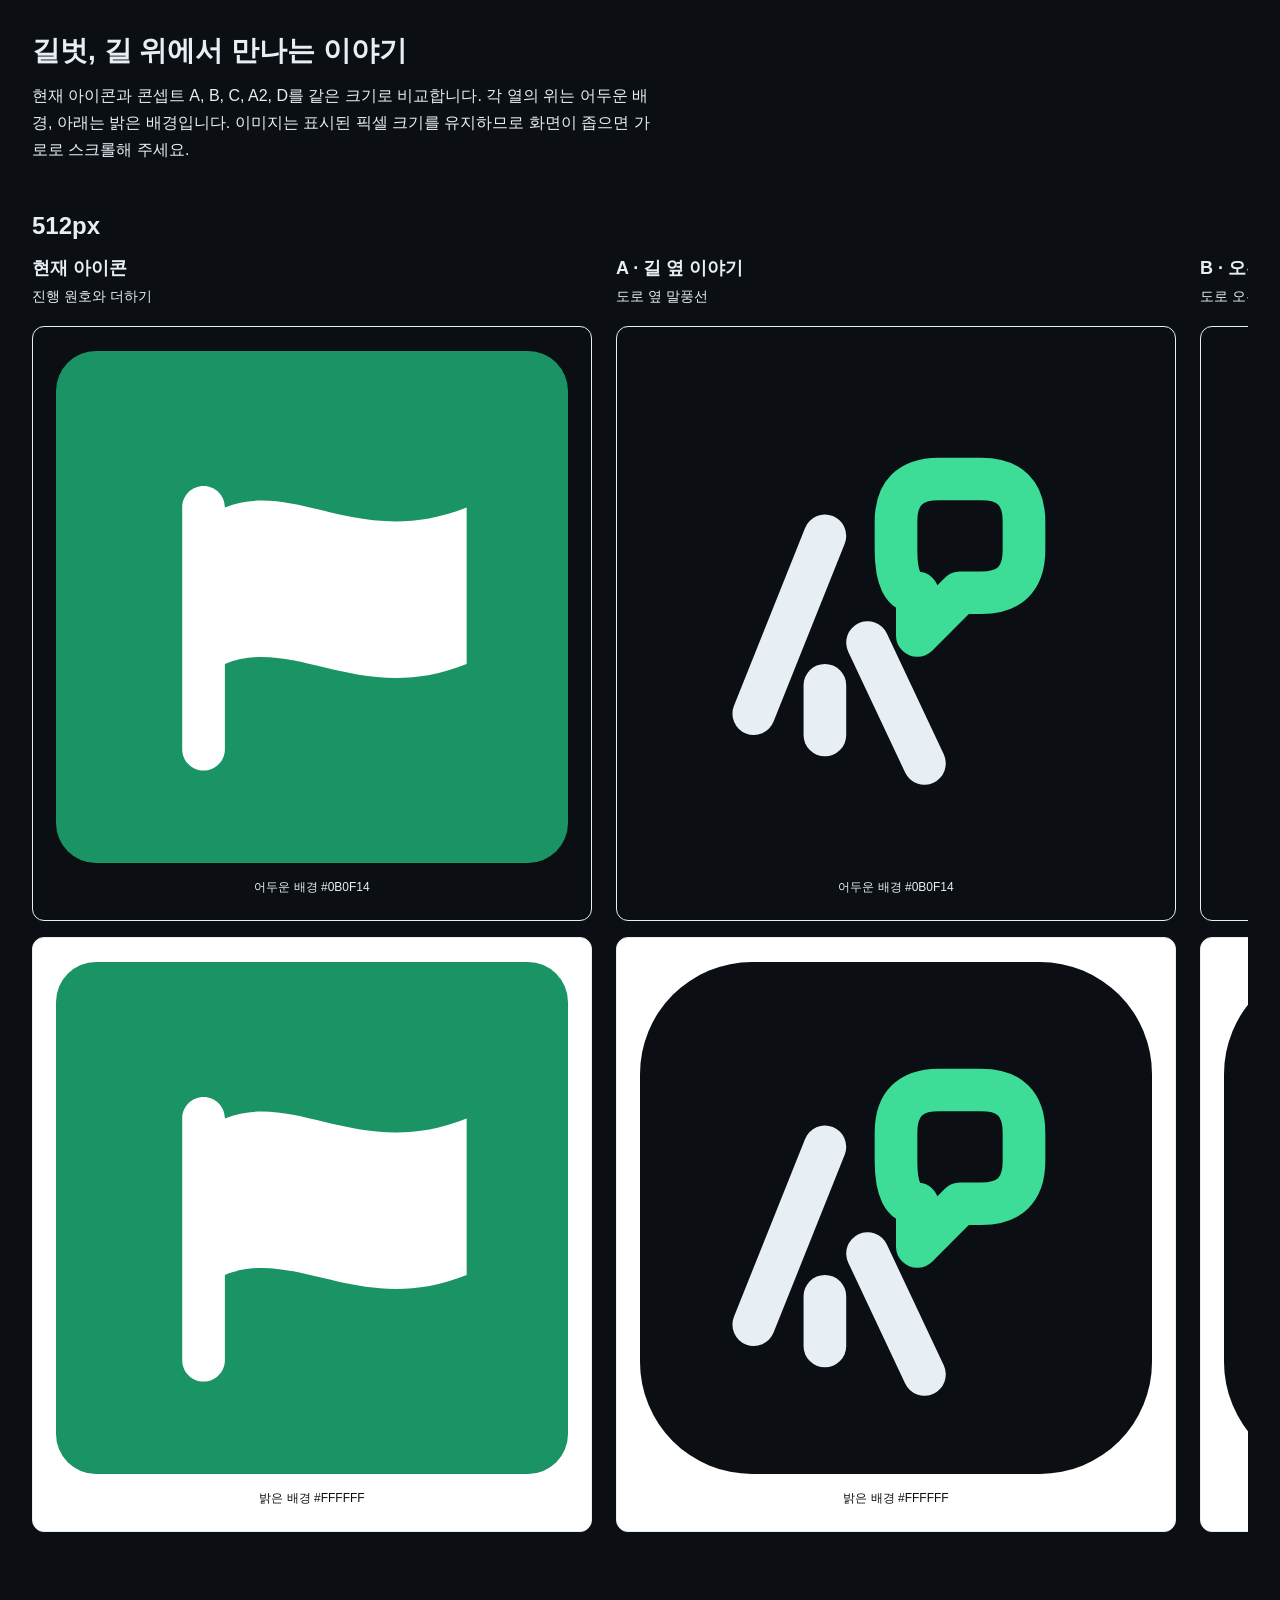
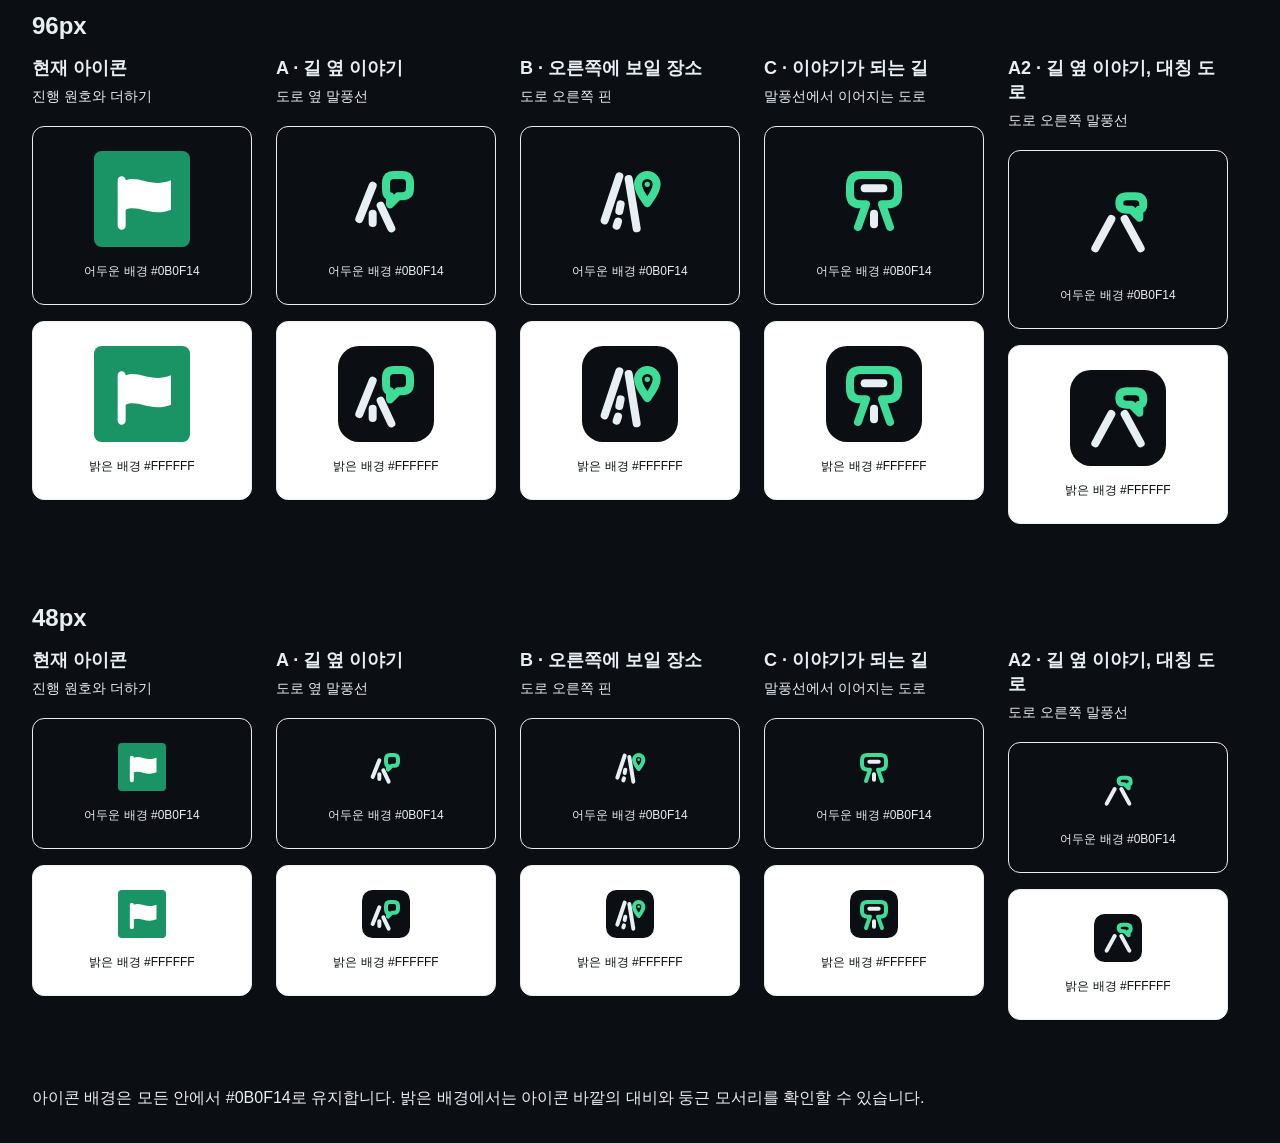
<file: docs/images/icon-concepts/preview.html>
<!doctype html>
<html lang="ko">
<head>
<meta charset="utf-8">
<meta name="viewport" content="width=device-width,initial-scale=1">
<title>길벗 앱 아이콘 콘셉트 비교</title>
<style>
:root{color-scheme:dark;background:#0B0F14;color:#E7EEF4;font-family:"Apple SD Gothic Neo","Malgun Gothic",sans-serif}
*{box-sizing:border-box}body{margin:0;padding:32px;max-width:2400px;margin-inline:auto}h1{font-size:28px;margin:0 0 12px}header p{max-width:70ch;line-height:1.7;margin:0}h2{font-size:24px;margin:0 0 16px}h3{font-size:18px;margin:0 0 8px}article>p{margin:0 0 20px;font-size:14px}section{margin-top:48px}.comparison{overflow-x:auto;padding-bottom:16px}.comparison:focus-visible{outline:2px solid #3DDC97;outline-offset:4px}.grid{display:grid;grid-template-columns:repeat(6,max(var(--tile) + 48px,220px));gap:24px;width:max-content}article{min-width:0}.surface{display:flex;flex-direction:column;align-items:center;justify-content:center;gap:16px;padding:24px;margin:0 0 16px;border:1px solid #E7EEF4;border-radius:12px}.dark{background:#0B0F14;color:#E7EEF4}.light{background:#FFFFFF;color:#0B0F14}img{display:block;flex:none;max-width:none}figcaption{font-size:12px;white-space:nowrap}footer{margin-top:32px;line-height:1.7}@media(max-width:600px){body{padding:20px}h1{font-size:24px}}
</style>
</head>
<body>
<header><h1>길벗, 길 위에서 만나는 이야기</h1><p>현재 아이콘과 콘셉트 A, B, C, A2, D를 같은 크기로 비교합니다. 각 열의 위는 어두운 배경, 아래는 밝은 배경입니다. 이미지는 표시된 픽셀 크기를 유지하므로 화면이 좁으면 가로로 스크롤해 주세요.</p></header>
<section aria-labelledby="size-512"><h2 id="size-512">512px</h2><div class="comparison" tabindex="0" aria-label="512px 아이콘 비교, 가로 스크롤 가능"><div class="grid" style="--tile:512px"><article><h3>현재 아이콘</h3><p>진행 원호와 더하기</p><figure class="surface dark"><img src="../icon.svg" width="512" height="512" alt="현재 아이콘, 512px"><figcaption>어두운 배경 #0B0F14</figcaption></figure><figure class="surface light"><img src="../icon.svg" width="512" height="512" alt="현재 아이콘, 512px"><figcaption>밝은 배경 #FFFFFF</figcaption></figure></article><article><h3>A · 길 옆 이야기</h3><p>도로 옆 말풍선</p><figure class="surface dark"><img src="concept-a-road-story.svg" width="512" height="512" alt="A · 길 옆 이야기, 512px"><figcaption>어두운 배경 #0B0F14</figcaption></figure><figure class="surface light"><img src="concept-a-road-story.svg" width="512" height="512" alt="A · 길 옆 이야기, 512px"><figcaption>밝은 배경 #FFFFFF</figcaption></figure></article><article><h3>B · 오른쪽에 보일 장소</h3><p>도로 오른쪽 핀</p><figure class="surface dark"><img src="concept-b-side-window.svg" width="512" height="512" alt="B · 오른쪽에 보일 장소, 512px"><figcaption>어두운 배경 #0B0F14</figcaption></figure><figure class="surface light"><img src="concept-b-side-window.svg" width="512" height="512" alt="B · 오른쪽에 보일 장소, 512px"><figcaption>밝은 배경 #FFFFFF</figcaption></figure></article><article><h3>C · 이야기가 되는 길</h3><p>말풍선에서 이어지는 도로</p><figure class="surface dark"><img src="concept-c-free.svg" width="512" height="512" alt="C · 이야기가 되는 길, 512px"><figcaption>어두운 배경 #0B0F14</figcaption></figure><figure class="surface light"><img src="concept-c-free.svg" width="512" height="512" alt="C · 이야기가 되는 길, 512px"><figcaption>밝은 배경 #FFFFFF</figcaption></figure></article><article><h3>A2 · 길 옆 이야기, 대칭 도로</h3><p>도로 오른쪽 말풍선</p><figure class="surface dark"><img src="concept-a2-road-story.svg" width="512" height="512" alt="A2 · 길 옆 이야기, 대칭 도로, 512px"><figcaption>어두운 배경 #0B0F14</figcaption></figure><figure class="surface light"><img src="concept-a2-road-story.svg" width="512" height="512" alt="A2 · 길 옆 이야기, 대칭 도로, 512px"><figcaption>밝은 배경 #FFFFFF</figcaption></figure></article><article><h3>D · 길잡이 깃발, 주 후보</h3><p>도로 오른쪽 가이드 깃발</p><figure class="surface dark"><img src="concept-d-guide-flag.svg" width="512" height="512" alt="D · 길잡이 깃발, 주 후보, 512px"><figcaption>어두운 배경 #0B0F14</figcaption></figure><figure class="surface light"><img src="concept-d-guide-flag.svg" width="512" height="512" alt="D · 길잡이 깃발, 주 후보, 512px"><figcaption>밝은 배경 #FFFFFF</figcaption></figure></article></div></div></section><section aria-labelledby="size-96"><h2 id="size-96">96px</h2><div class="comparison" tabindex="0" aria-label="96px 아이콘 비교, 가로 스크롤 가능"><div class="grid" style="--tile:96px"><article><h3>현재 아이콘</h3><p>진행 원호와 더하기</p><figure class="surface dark"><img src="../icon.svg" width="96" height="96" alt="현재 아이콘, 96px"><figcaption>어두운 배경 #0B0F14</figcaption></figure><figure class="surface light"><img src="../icon.svg" width="96" height="96" alt="현재 아이콘, 96px"><figcaption>밝은 배경 #FFFFFF</figcaption></figure></article><article><h3>A · 길 옆 이야기</h3><p>도로 옆 말풍선</p><figure class="surface dark"><img src="concept-a-road-story.svg" width="96" height="96" alt="A · 길 옆 이야기, 96px"><figcaption>어두운 배경 #0B0F14</figcaption></figure><figure class="surface light"><img src="concept-a-road-story.svg" width="96" height="96" alt="A · 길 옆 이야기, 96px"><figcaption>밝은 배경 #FFFFFF</figcaption></figure></article><article><h3>B · 오른쪽에 보일 장소</h3><p>도로 오른쪽 핀</p><figure class="surface dark"><img src="concept-b-side-window.svg" width="96" height="96" alt="B · 오른쪽에 보일 장소, 96px"><figcaption>어두운 배경 #0B0F14</figcaption></figure><figure class="surface light"><img src="concept-b-side-window.svg" width="96" height="96" alt="B · 오른쪽에 보일 장소, 96px"><figcaption>밝은 배경 #FFFFFF</figcaption></figure></article><article><h3>C · 이야기가 되는 길</h3><p>말풍선에서 이어지는 도로</p><figure class="surface dark"><img src="concept-c-free.svg" width="96" height="96" alt="C · 이야기가 되는 길, 96px"><figcaption>어두운 배경 #0B0F14</figcaption></figure><figure class="surface light"><img src="concept-c-free.svg" width="96" height="96" alt="C · 이야기가 되는 길, 96px"><figcaption>밝은 배경 #FFFFFF</figcaption></figure></article><article><h3>A2 · 길 옆 이야기, 대칭 도로</h3><p>도로 오른쪽 말풍선</p><figure class="surface dark"><img src="concept-a2-road-story.svg" width="96" height="96" alt="A2 · 길 옆 이야기, 대칭 도로, 96px"><figcaption>어두운 배경 #0B0F14</figcaption></figure><figure class="surface light"><img src="concept-a2-road-story.svg" width="96" height="96" alt="A2 · 길 옆 이야기, 대칭 도로, 96px"><figcaption>밝은 배경 #FFFFFF</figcaption></figure></article><article><h3>D · 길잡이 깃발, 주 후보</h3><p>도로 오른쪽 가이드 깃발</p><figure class="surface dark"><img src="concept-d-guide-flag.svg" width="96" height="96" alt="D · 길잡이 깃발, 주 후보, 96px"><figcaption>어두운 배경 #0B0F14</figcaption></figure><figure class="surface light"><img src="concept-d-guide-flag.svg" width="96" height="96" alt="D · 길잡이 깃발, 주 후보, 96px"><figcaption>밝은 배경 #FFFFFF</figcaption></figure></article></div></div></section><section aria-labelledby="size-48"><h2 id="size-48">48px</h2><div class="comparison" tabindex="0" aria-label="48px 아이콘 비교, 가로 스크롤 가능"><div class="grid" style="--tile:48px"><article><h3>현재 아이콘</h3><p>진행 원호와 더하기</p><figure class="surface dark"><img src="../icon.svg" width="48" height="48" alt="현재 아이콘, 48px"><figcaption>어두운 배경 #0B0F14</figcaption></figure><figure class="surface light"><img src="../icon.svg" width="48" height="48" alt="현재 아이콘, 48px"><figcaption>밝은 배경 #FFFFFF</figcaption></figure></article><article><h3>A · 길 옆 이야기</h3><p>도로 옆 말풍선</p><figure class="surface dark"><img src="concept-a-road-story.svg" width="48" height="48" alt="A · 길 옆 이야기, 48px"><figcaption>어두운 배경 #0B0F14</figcaption></figure><figure class="surface light"><img src="concept-a-road-story.svg" width="48" height="48" alt="A · 길 옆 이야기, 48px"><figcaption>밝은 배경 #FFFFFF</figcaption></figure></article><article><h3>B · 오른쪽에 보일 장소</h3><p>도로 오른쪽 핀</p><figure class="surface dark"><img src="concept-b-side-window.svg" width="48" height="48" alt="B · 오른쪽에 보일 장소, 48px"><figcaption>어두운 배경 #0B0F14</figcaption></figure><figure class="surface light"><img src="concept-b-side-window.svg" width="48" height="48" alt="B · 오른쪽에 보일 장소, 48px"><figcaption>밝은 배경 #FFFFFF</figcaption></figure></article><article><h3>C · 이야기가 되는 길</h3><p>말풍선에서 이어지는 도로</p><figure class="surface dark"><img src="concept-c-free.svg" width="48" height="48" alt="C · 이야기가 되는 길, 48px"><figcaption>어두운 배경 #0B0F14</figcaption></figure><figure class="surface light"><img src="concept-c-free.svg" width="48" height="48" alt="C · 이야기가 되는 길, 48px"><figcaption>밝은 배경 #FFFFFF</figcaption></figure></article><article><h3>A2 · 길 옆 이야기, 대칭 도로</h3><p>도로 오른쪽 말풍선</p><figure class="surface dark"><img src="concept-a2-road-story.svg" width="48" height="48" alt="A2 · 길 옆 이야기, 대칭 도로, 48px"><figcaption>어두운 배경 #0B0F14</figcaption></figure><figure class="surface light"><img src="concept-a2-road-story.svg" width="48" height="48" alt="A2 · 길 옆 이야기, 대칭 도로, 48px"><figcaption>밝은 배경 #FFFFFF</figcaption></figure></article><article><h3>D · 길잡이 깃발, 주 후보</h3><p>도로 오른쪽 가이드 깃발</p><figure class="surface dark"><img src="concept-d-guide-flag.svg" width="48" height="48" alt="D · 길잡이 깃발, 주 후보, 48px"><figcaption>어두운 배경 #0B0F14</figcaption></figure><figure class="surface light"><img src="concept-d-guide-flag.svg" width="48" height="48" alt="D · 길잡이 깃발, 주 후보, 48px"><figcaption>밝은 배경 #FFFFFF</figcaption></figure></article></div></div></section>
<footer>아이콘 배경은 모든 안에서 #0B0F14로 유지합니다. 밝은 배경에서는 아이콘 바깥의 대비와 둥근 모서리를 확인할 수 있습니다.</footer>
</body>
</html>
</file>
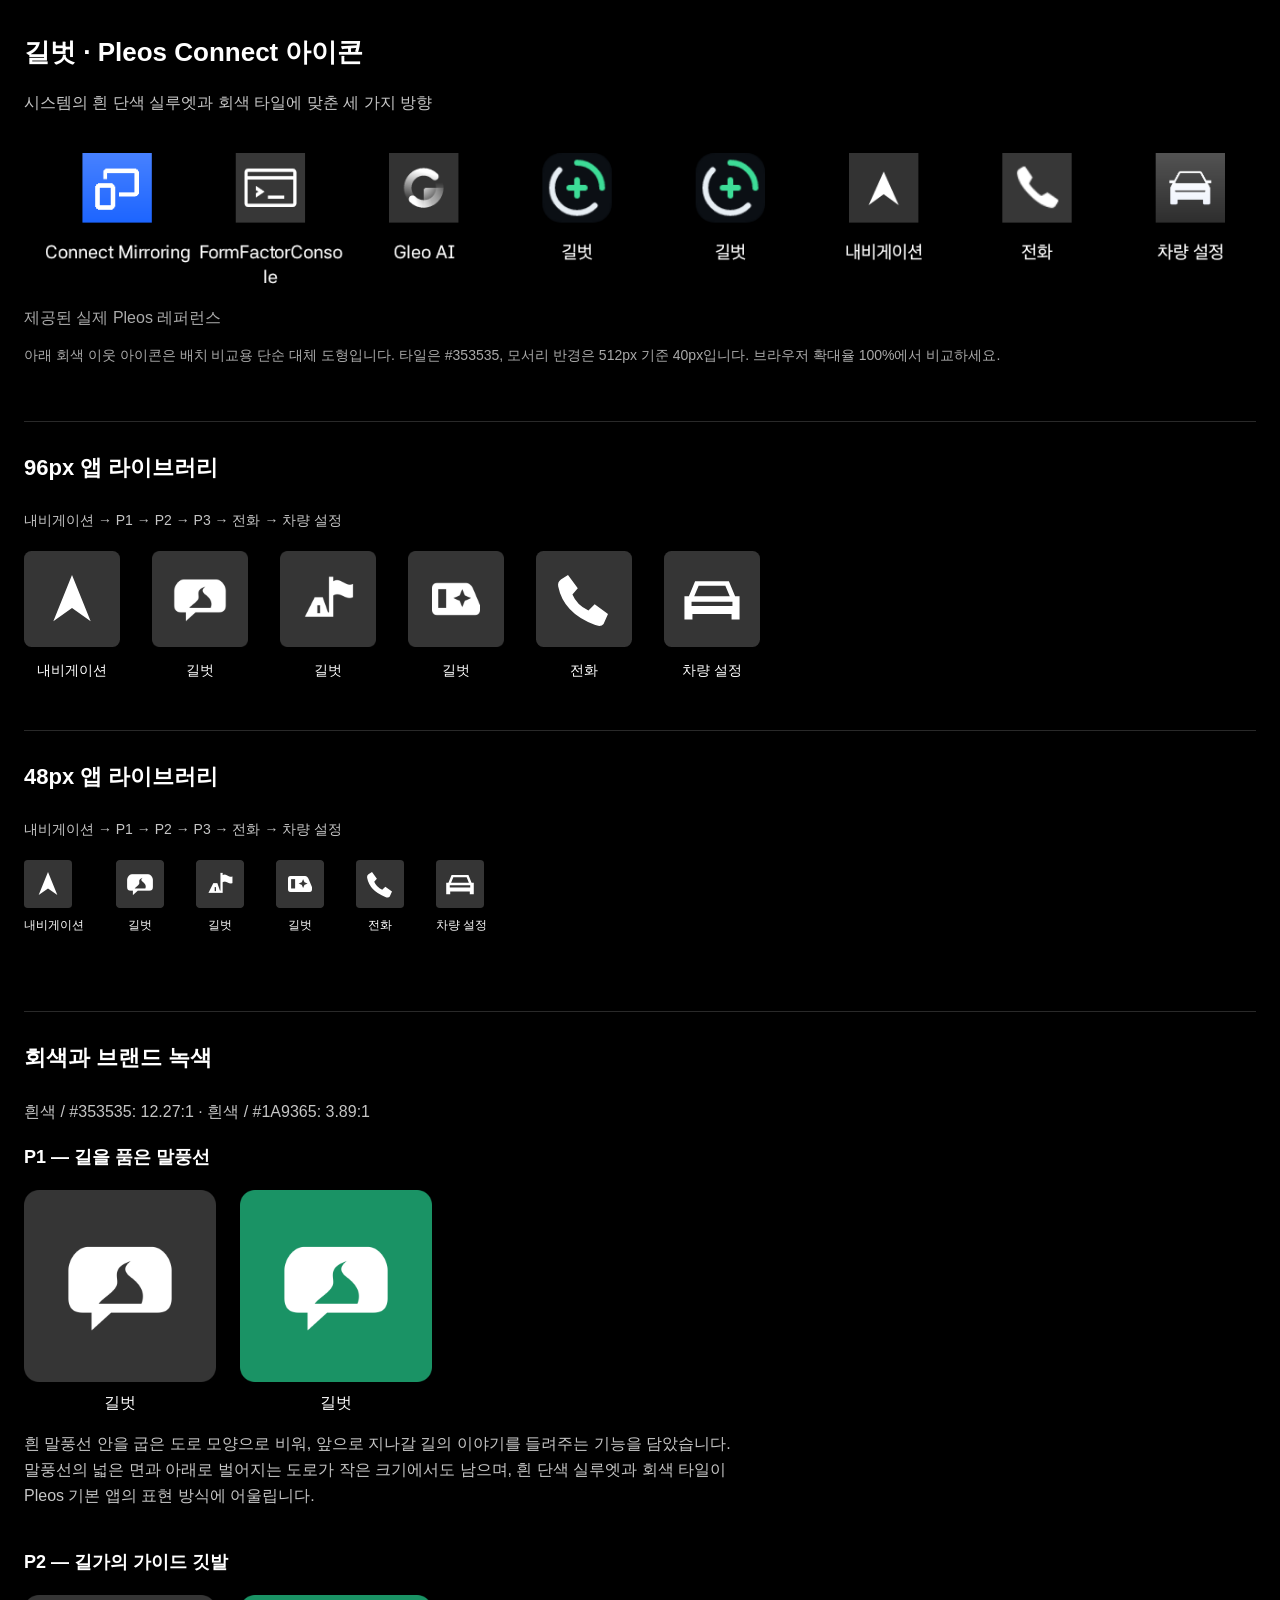
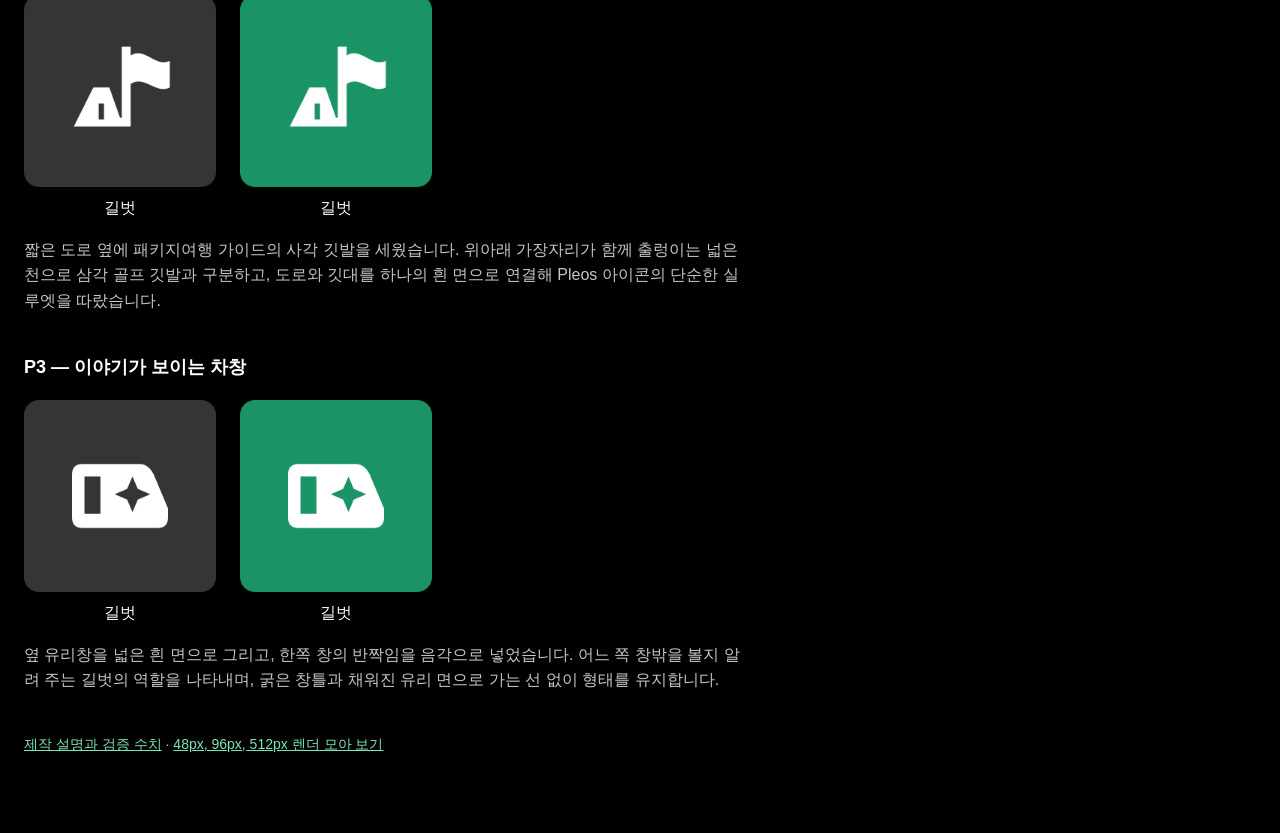
<file: docs/images/icon-concepts/pleos/preview.html>
<!doctype html>
<html lang="ko"><head><meta charset="utf-8"><meta name="viewport" content="width=device-width, initial-scale=1">
<title>길벗 — Pleos 아이콘 비교</title>
<style>
*{box-sizing:border-box} body{margin:0;background:#000;color:#fff;font-family:Arial,"Apple SD Gothic Neo","Malgun Gothic",sans-serif;line-height:1.6}
main{max-width:1440px;margin:auto;padding:32px 24px 64px}h1{font-size:26px;margin:0 0 8px}h2{font-size:22px;margin:0 0 24px}
h3{font-size:18px}p{color:#c5c5c5}.reference{margin:0}.reference img{display:block;max-width:100%;height:auto}.reference figcaption{text-align:left;color:#aaa}
section{border-top:1px solid #292929;margin-top:40px;padding-top:28px}.comparison{margin:0 0 28px}.comparison>p{font-size:14px;margin:0 0 12px}
.library{display:flex;align-items:flex-start;gap:32px;background:#000;width:max-content;padding:8px 0}figure{margin:0;text-align:center}
.library figure{flex:none}.library img,.library svg{display:block;width:var(--size);height:var(--size)}.s96{--size:96px}.s48{--size:48px}
.library figcaption{font-size:14px;margin-top:12px;white-space:nowrap}.s48 figcaption{font-size:12px;margin-top:8px}
.variants{display:flex;gap:24px}.variants img{display:block;width:192px;height:192px;max-width:36vw;object-fit:contain}.variants figcaption{margin-top:8px}
article{margin-bottom:40px;max-width:720px}.note{font-size:14px;color:#aaa}a{color:#7ce5b6}.scroll{overflow:auto}
</style></head><body><main>
<h1>길벗 · Pleos Connect 아이콘</h1>
<p>시스템의 흰 단색 실루엣과 회색 타일에 맞춘 세 가지 방향</p>
<figure class="reference"><img src="../reference-pleos-app-icons.png" alt="실제 Pleos 앱 라이브러리: Connect Mirroring, Gleo AI, 기존 길벗, 내비게이션, 전화, 차량 설정"><figcaption>제공된 실제 Pleos 레퍼런스</figcaption></figure>
<p class="note">아래 회색 이웃 아이콘은 배치 비교용 단순 대체 도형입니다. 타일은 #353535, 모서리 반경은 512px 기준 40px입니다. 브라우저 확대율 100%에서 비교하세요.</p>
<div class="scroll"><section><h2>96px 앱 라이브러리</h2><div class="comparison"><p>내비게이션 → P1 → P2 → P3 → 전화 → 차량 설정</p><div class="library s96"><figure><svg viewBox="0 0 108 108" role="img" aria-label="내비게이션"><rect width="108" height="108" rx="8.4375" fill="#353535"/><path fill="white" fill-rule="evenodd" d="M54 27 L75 79 L54 64 L33 79 Z"/></svg><figcaption>내비게이션</figcaption></figure><figure><img src="p1-road-story-gray-512.png" width="512" height="512" alt="P1 — 길을 품은 말풍선, gray"><figcaption>길벗</figcaption></figure><figure><img src="p2-tour-flag-gray-512.png" width="512" height="512" alt="P2 — 길가의 가이드 깃발, gray"><figcaption>길벗</figcaption></figure><figure><img src="p3-side-window-gray-512.png" width="512" height="512" alt="P3 — 이야기가 보이는 차창, gray"><figcaption>길벗</figcaption></figure><figure><svg viewBox="0 0 108 108" role="img" aria-label="전화"><rect width="108" height="108" rx="8.4375" fill="#353535"/><path fill="white" fill-rule="evenodd" d="M36 27 L47 42 L41 49 Q46 61 59 67 L66 60 L81 71 L76 82 Q73 86 66 83 Q31 70 25 40 Q24 35 28 32 Z"/></svg><figcaption>전화</figcaption></figure><figure><svg viewBox="0 0 108 108" role="img" aria-label="차량 설정"><rect width="108" height="108" rx="8.4375" fill="#353535"/><path fill="white" fill-rule="evenodd" d="M35 34 H73 L80 51 H85 V77 H76 V71 H32 V77 H23 V51 H28 Z M39 39 L34 51 H74 L69 39 Z M31 57 H77 V62 H31 Z"/></svg><figcaption>차량 설정</figcaption></figure></div></div></section><section><h2>48px 앱 라이브러리</h2><div class="comparison"><p>내비게이션 → P1 → P2 → P3 → 전화 → 차량 설정</p><div class="library s48"><figure><svg viewBox="0 0 108 108" role="img" aria-label="내비게이션"><rect width="108" height="108" rx="8.4375" fill="#353535"/><path fill="white" fill-rule="evenodd" d="M54 27 L75 79 L54 64 L33 79 Z"/></svg><figcaption>내비게이션</figcaption></figure><figure><img src="p1-road-story-gray-48.png" width="48" height="48" alt="P1 — 길을 품은 말풍선, gray"><figcaption>길벗</figcaption></figure><figure><img src="p2-tour-flag-gray-48.png" width="48" height="48" alt="P2 — 길가의 가이드 깃발, gray"><figcaption>길벗</figcaption></figure><figure><img src="p3-side-window-gray-48.png" width="48" height="48" alt="P3 — 이야기가 보이는 차창, gray"><figcaption>길벗</figcaption></figure><figure><svg viewBox="0 0 108 108" role="img" aria-label="전화"><rect width="108" height="108" rx="8.4375" fill="#353535"/><path fill="white" fill-rule="evenodd" d="M36 27 L47 42 L41 49 Q46 61 59 67 L66 60 L81 71 L76 82 Q73 86 66 83 Q31 70 25 40 Q24 35 28 32 Z"/></svg><figcaption>전화</figcaption></figure><figure><svg viewBox="0 0 108 108" role="img" aria-label="차량 설정"><rect width="108" height="108" rx="8.4375" fill="#353535"/><path fill="white" fill-rule="evenodd" d="M35 34 H73 L80 51 H85 V77 H76 V71 H32 V77 H23 V51 H28 Z M39 39 L34 51 H74 L69 39 Z M31 57 H77 V62 H31 Z"/></svg><figcaption>차량 설정</figcaption></figure></div></div></section></div>
<section><h2>회색과 브랜드 녹색</h2><p>흰색 / #353535: 12.27:1 · 흰색 / #1A9365: 3.89:1</p><article><h3>P1 — 길을 품은 말풍선</h3><div class="variants"><figure><img src="p1-road-story-gray-512.png" width="512" height="512" alt="P1 — 길을 품은 말풍선, gray"><figcaption>길벗</figcaption></figure><figure><img src="p1-road-story-green-512.png" width="512" height="512" alt="P1 — 길을 품은 말풍선, green"><figcaption>길벗</figcaption></figure></div><p>흰 말풍선 안을 굽은 도로 모양으로 비워, 앞으로 지나갈 길의 이야기를 들려주는 기능을 담았습니다. 말풍선의 넓은 면과 아래로 벌어지는 도로가 작은 크기에서도 남으며, 흰 단색 실루엣과 회색 타일이 Pleos 기본 앱의 표현 방식에 어울립니다.</p></article><article><h3>P2 — 길가의 가이드 깃발</h3><div class="variants"><figure><img src="p2-tour-flag-gray-512.png" width="512" height="512" alt="P2 — 길가의 가이드 깃발, gray"><figcaption>길벗</figcaption></figure><figure><img src="p2-tour-flag-green-512.png" width="512" height="512" alt="P2 — 길가의 가이드 깃발, green"><figcaption>길벗</figcaption></figure></div><p>짧은 도로 옆에 패키지여행 가이드의 사각 깃발을 세웠습니다. 위아래 가장자리가 함께 출렁이는 넓은 천으로 삼각 골프 깃발과 구분하고, 도로와 깃대를 하나의 흰 면으로 연결해 Pleos 아이콘의 단순한 실루엣을 따랐습니다.</p></article><article><h3>P3 — 이야기가 보이는 차창</h3><div class="variants"><figure><img src="p3-side-window-gray-512.png" width="512" height="512" alt="P3 — 이야기가 보이는 차창, gray"><figcaption>길벗</figcaption></figure><figure><img src="p3-side-window-green-512.png" width="512" height="512" alt="P3 — 이야기가 보이는 차창, green"><figcaption>길벗</figcaption></figure></div><p>옆 유리창을 넓은 흰 면으로 그리고, 한쪽 창의 반짝임을 음각으로 넣었습니다. 어느 쪽 창밖을 볼지 알려 주는 길벗의 역할을 나타내며, 굵은 창틀과 채워진 유리 면으로 가는 선 없이 형태를 유지합니다.</p></article></section>
<p class="note"><a href="README.md">제작 설명과 검증 수치</a> · <a href="inspection.png">48px, 96px, 512px 렌더 모아 보기</a></p>
</main></body></html>
</file>
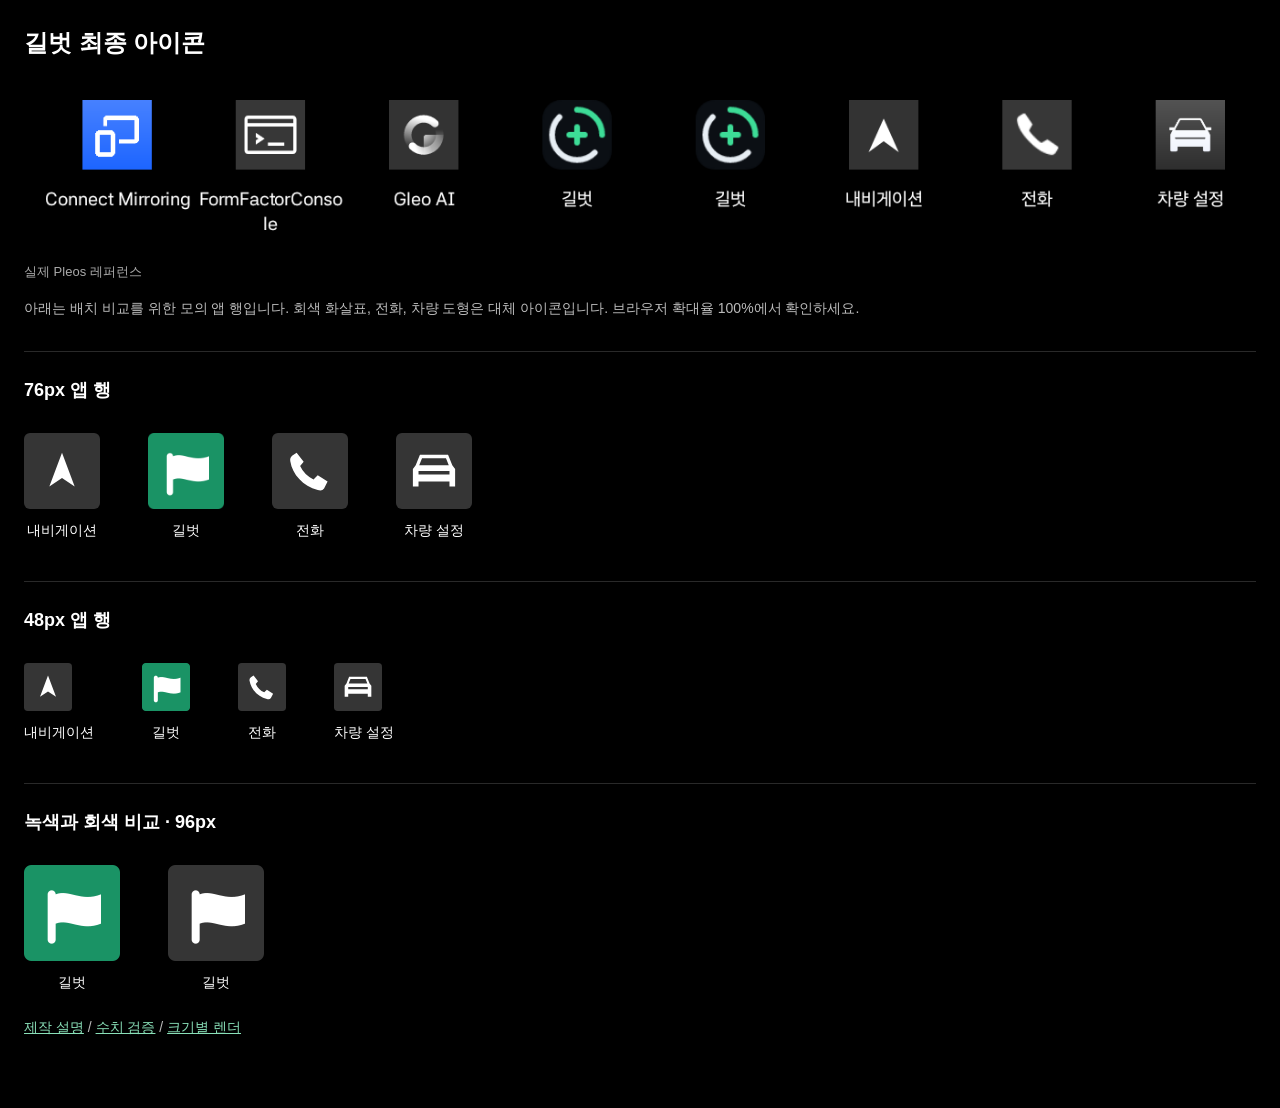
<file: docs/images/icon-concepts/pleos/final/preview.html>
<!doctype html>
<html lang="ko"><head><meta charset="utf-8"><meta name="viewport" content="width=device-width,initial-scale=1"><title>길벗 최종 아이콘 — Pleos Connect</title>
<style>
*{box-sizing:border-box}body{margin:0;background:#000;color:#fff;font-family:Arial,"Apple SD Gothic Neo","Malgun Gothic",sans-serif;line-height:1.6}main{max-width:1400px;margin:auto;padding:24px 24px 56px}h1{font-size:24px;margin:0 0 16px}h2{font-size:18px;margin:0 0 20px}figure{margin:0;text-align:center}.reference img{display:block;width:100%;height:auto}.reference figcaption{text-align:left;color:#aaa;font-size:13px}section{margin-top:32px;padding-top:24px;border-top:1px solid #292929}.scroll{overflow:auto}.row{display:flex;gap:48px;width:max-content;padding:8px 0}.row img,.row svg{display:block;width:var(--size);height:var(--size)}.row figure{flex:none}figcaption{font-size:14px;margin-top:10px;white-space:nowrap}p{font-size:14px;color:#bbb}a{color:#89e0b8}.variants{--size:96px}
</style></head><body><main>
<h1>길벗 최종 아이콘</h1>
<figure class="reference"><img src="../../reference-pleos-app-icons.png" width="1350" height="190" alt="제공된 실제 Pleos 앱 행: Connect Mirroring, FormFactorConsole, Gleo AI, 기존 길벗, 내비게이션, 전화, 차량 설정"><figcaption>실제 Pleos 레퍼런스</figcaption></figure>
<p>아래는 배치 비교를 위한 모의 앱 행입니다. 회색 화살표, 전화, 차량 도형은 대체 아이콘입니다. 브라우저 확대율 100%에서 확인하세요.</p>
<section><h2>76px 앱 행</h2><div class="scroll"><div class="row" style="--size:76px"><figure><svg viewBox="0 0 108 108" role="img" aria-label="내비게이션 비교용 대체 도형"><rect width="108" height="108" rx="8.4375" fill="#353535"/><path fill="white" fill-rule="evenodd" d="M54 28 L72 76 L54 64 L36 76 Z"/></svg><figcaption>내비게이션</figcaption></figure><figure><img src="gilbeot-icon-green-96.png" width="96" height="96" alt="길벗 투어 가이드 깃발"><figcaption>길벗</figcaption></figure><figure><svg viewBox="0 0 108 108" role="img" aria-label="전화 비교용 대체 도형"><rect width="108" height="108" rx="8.4375" fill="#353535"/><path fill="white" fill-rule="evenodd" d="M35 28 L45 41 L40 47 Q46 60 59 66 L65 60 L79 69 L74 79 Q71 83 65 81 C44 75 29 59 26 40 Q25 35 29 32 Z"/></svg><figcaption>전화</figcaption></figure><figure><svg viewBox="0 0 108 108" role="img" aria-label="차량 설정 비교용 대체 도형"><rect width="108" height="108" rx="8.4375" fill="#353535"/><path fill="white" fill-rule="evenodd" d="M28 46 L34 31 H74 L80 46 L84 51 V76 H76 V69 H32 V76 H24 V51 Z M37 36 L33 46 H75 L71 36 Z M32 54 H76 V59 H32 Z"/></svg><figcaption>차량 설정</figcaption></figure></div></div></section><section><h2>48px 앱 행</h2><div class="scroll"><div class="row" style="--size:48px"><figure><svg viewBox="0 0 108 108" role="img" aria-label="내비게이션 비교용 대체 도형"><rect width="108" height="108" rx="8.4375" fill="#353535"/><path fill="white" fill-rule="evenodd" d="M54 28 L72 76 L54 64 L36 76 Z"/></svg><figcaption>내비게이션</figcaption></figure><figure><img src="gilbeot-icon-green-48.png" width="48" height="48" alt="길벗 투어 가이드 깃발"><figcaption>길벗</figcaption></figure><figure><svg viewBox="0 0 108 108" role="img" aria-label="전화 비교용 대체 도형"><rect width="108" height="108" rx="8.4375" fill="#353535"/><path fill="white" fill-rule="evenodd" d="M35 28 L45 41 L40 47 Q46 60 59 66 L65 60 L79 69 L74 79 Q71 83 65 81 C44 75 29 59 26 40 Q25 35 29 32 Z"/></svg><figcaption>전화</figcaption></figure><figure><svg viewBox="0 0 108 108" role="img" aria-label="차량 설정 비교용 대체 도형"><rect width="108" height="108" rx="8.4375" fill="#353535"/><path fill="white" fill-rule="evenodd" d="M28 46 L34 31 H74 L80 46 L84 51 V76 H76 V69 H32 V76 H24 V51 Z M37 36 L33 46 H75 L71 36 Z M32 54 H76 V59 H32 Z"/></svg><figcaption>차량 설정</figcaption></figure></div></div></section>
<section><h2>녹색과 회색 비교 · 96px</h2><div class="row variants"><figure><img src="gilbeot-icon-green-96.png" width="96" height="96" alt="길벗 투어 가이드 깃발"><figcaption>길벗</figcaption></figure><figure><img src="gilbeot-icon-gray-96.png" width="96" height="96" alt="길벗 투어 가이드 깃발"><figcaption>길벗</figcaption></figure></div></section>
<p><a href="README.md">제작 설명</a> / <a href="verification.json">수치 검증</a> / <a href="inspection.png">크기별 렌더</a></p>
</main></body></html>
</file>
